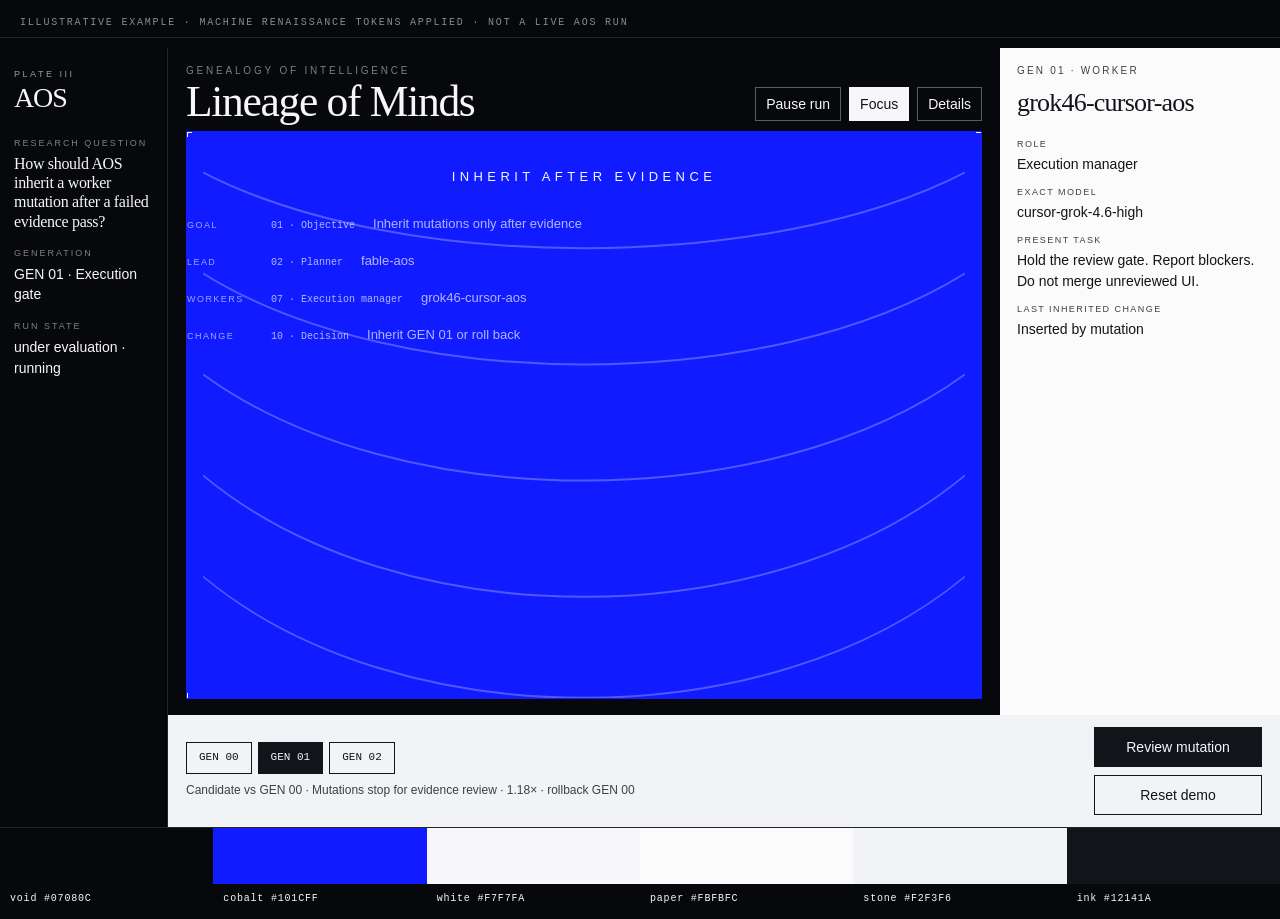
<file: AOS-inspiration0-design/example.html>
<!doctype html>
<html lang="en">
<head>
  <meta charset="utf-8" />
  <meta name="viewport" content="width=device-width, initial-scale=1" />
  <meta name="theme-color" content="#101CFF" />
  <title>Machine Renaissance — HTML example</title>
  <style>
    :root {
      --void: #07080c;
      --cobalt: #101cff;
      --cobalt-deep: #0008c4;
      --white: #f7f7fa;
      --stone: #f2f3f6;
      --paper: #fbfbfc;
      --ink: #12141a;
      --quiet: #3c4048;
      --rule: #d4d6db;
      --ok: #1b5c3a;
      --warn: #8a4a16;
      --display: Palatino, "Palatino Linotype", "Iowan Old Style", "Book Antiqua", "Times New Roman", serif;
      --sans: "Avenir Next", Avenir, "Helvetica Neue", Helvetica, Arial, sans-serif;
      --mono: ui-monospace, "SFMono-Regular", Menlo, Consolas, monospace;
    }
    * { box-sizing: border-box; }
    html, body { margin: 0; background: var(--void); color: var(--white); }
    body {
      font-family: var(--sans);
      font-size: 14px;
      line-height: 1.45;
      min-height: 100vh;
    }
    button { appearance: none; border-radius: 0; font: inherit; cursor: pointer; }
    .flag {
      padding: 6px 20px;
      border-bottom: 1px solid rgba(247,247,250,.12);
      font-family: var(--mono);
      font-size: 10px;
      letter-spacing: .18em;
      text-transform: uppercase;
      color: rgba(247,247,250,.55);
    }
    .wrap {
      display: grid;
      grid-template-columns: 168px minmax(0, 1fr) 280px;
      grid-template-rows: auto minmax(280px, 1fr) auto auto;
      min-height: calc(100vh - 29px);
    }
    .rail {
      grid-column: 1;
      grid-row: 1 / 4;
      padding: 20px 14px;
      border-right: 1px solid rgba(247,247,250,.12);
    }
    .rail__mark {
      font-size: 9px;
      letter-spacing: .28em;
      text-transform: uppercase;
      opacity: .62;
    }
    .rail__brand {
      font-family: var(--display);
      font-size: 28px;
      line-height: .8;
      letter-spacing: -.04em;
      margin: 6px 0 28px;
    }
    .rail dt {
      font-size: 9px;
      letter-spacing: .22em;
      text-transform: uppercase;
      opacity: .5;
      margin-top: 16px;
    }
    .rail dd { margin: 4px 0 0; }
    .rail .q { font-family: var(--display); font-size: 16px; letter-spacing: -.02em; line-height: 1.2; }

    .head {
      grid-column: 2;
      grid-row: 1;
      display: flex;
      justify-content: space-between;
      align-items: flex-end;
      gap: 16px;
      padding: 16px 18px 10px;
    }
    .kicker {
      font-size: 10px;
      letter-spacing: .28em;
      text-transform: uppercase;
      color: rgba(247,247,250,.5);
    }
    h1 {
      margin: 4px 0 0;
      font-family: var(--display);
      font-size: clamp(28px, 3.4vw, 44px);
      font-weight: 400;
      line-height: .9;
      letter-spacing: -.03em;
    }
    .toolbar { display: flex; gap: 8px; flex-wrap: wrap; }
    .btn-void {
      min-height: 32px;
      padding: 6px 10px;
      background: transparent;
      color: var(--white);
      border: 1px solid rgba(247,247,250,.35);
    }
    .btn-void.is-on { background: var(--white); color: var(--ink); border-color: var(--white); }

    .plate {
      grid-column: 2;
      grid-row: 2;
      position: relative;
      margin: 0 18px 16px;
      min-height: 280px;
      background: var(--cobalt);
      border: 1px solid var(--cobalt);
      overflow: hidden;
    }
    .plate svg { position: absolute; inset: 0; width: 100%; height: 100%; }
    .rib { fill: none; stroke: #f7f7fa; stroke-width: 1; stroke-opacity: .28; }
    .inscribe {
      position: relative;
      z-index: 1;
      margin: 0;
      padding: 36px 16px 0;
      font-size: 13px;
      font-weight: 500;
      letter-spacing: .34em;
      text-transform: uppercase;
      text-align: center;
    }
    .strata {
      position: relative;
      z-index: 1;
      padding: 28px 24px 20px 72px;
      display: grid;
      gap: 18px;
    }
    .row {
      display: grid;
      grid-template-columns: 72px 1fr;
      gap: 12px;
      align-items: baseline;
      margin-left: -72px;
    }
    .row .s {
      font-size: 9px;
      letter-spacing: .16em;
      text-transform: uppercase;
      opacity: .62;
    }
    .mark { font-family: var(--mono); font-size: 10px; opacity: .7; }
    .mark b { font-family: var(--sans); font-weight: 400; font-size: 13px; color: var(--white); }
    .tick { position: absolute; width: 10px; height: 10px; }
    .tick::before, .tick::after { content: ""; position: absolute; background: var(--white); }
    .tick::before { width: 10px; height: 1px; top: 4.5px; }
    .tick::after { width: 1px; height: 10px; left: 4.5px; }
    .tick--tl { top: -5px; left: -5px; }
    .tick--tr { top: -5px; right: -5px; }
    .tick--bl { bottom: -5px; left: -5px; }
    .tick--br { bottom: -5px; right: -5px; }

    .folio {
      grid-column: 3;
      grid-row: 1 / 4;
      background: var(--paper);
      color: var(--ink);
      padding: 16px;
      border-left: 1px solid rgba(247,247,250,.12);
    }
    .folio .role {
      font-size: 10px;
      letter-spacing: .22em;
      text-transform: uppercase;
      color: var(--quiet);
    }
    .folio h2 {
      margin: 6px 0 16px;
      font-family: var(--display);
      font-size: 26px;
      font-weight: 400;
      letter-spacing: -.03em;
    }
    .folio dt {
      font-size: 9px;
      letter-spacing: .16em;
      text-transform: uppercase;
      color: var(--quiet);
      margin-top: 12px;
    }
    .folio dd { margin: 3px 0 0; }

    .ledger {
      grid-column: 2 / 4;
      grid-row: 3;
      display: flex;
      justify-content: space-between;
      align-items: center;
      gap: 16px;
      padding: 12px 18px;
      background: var(--stone);
      color: var(--ink);
    }
    .gens { display: flex; gap: 6px; }
    .gens button {
      min-height: 32px;
      padding: 6px 12px;
      border: 1px solid var(--ink);
      background: transparent;
      color: var(--ink);
      font-family: var(--mono);
      font-size: 11px;
    }
    .gens button[aria-current="true"] { background: var(--ink); color: var(--stone); }
    .ledger p { margin: 8px 0 0; font-size: 12px; color: var(--quiet); }
    .acts { display: grid; gap: 8px; min-width: 168px; }
    .btn-ink {
      min-height: 40px;
      padding: 8px 12px;
      background: var(--ink);
      color: var(--white);
      border: 1px solid var(--ink);
    }
    .btn-quiet {
      min-height: 40px;
      padding: 8px 12px;
      background: transparent;
      color: var(--ink);
      border: 1px solid var(--ink);
    }

    .swatches {
      grid-column: 1 / 4;
      grid-row: 4;
      display: grid;
      grid-template-columns: repeat(6, 1fr);
      border-top: 1px solid rgba(247,247,250,.12);
    }
    .swatches i {
      display: block;
      min-height: 56px;
    }
    .swatches span {
      display: block;
      padding: 8px 10px 12px;
      font-family: var(--mono);
      font-size: 10px;
      letter-spacing: .08em;
      background: var(--void);
    }

    @media (max-width: 900px) {
      .wrap { display: flex; flex-direction: column; }
      .folio { border-left: 0; border-top: 1px solid var(--rule); }
      .swatches { grid-template-columns: repeat(3, 1fr); }
    }
  </style>
</head>
<body>
  <p class="flag">Illustrative example · Machine Renaissance tokens applied · not a live AOS run</p>

  <div class="wrap">
    <aside class="rail">
      <div class="rail__mark">Plate III</div>
      <div class="rail__brand">AOS</div>
      <dl>
        <dt>Research question</dt>
        <dd class="q">How should AOS inherit a worker mutation after a failed evidence pass?</dd>
        <dt>Generation</dt>
        <dd>GEN 01 · Execution gate</dd>
        <dt>Run state</dt>
        <dd>under evaluation · running</dd>
      </dl>
    </aside>

    <header class="head">
      <div>
        <div class="kicker">Genealogy of intelligence</div>
        <h1>Lineage of Minds</h1>
      </div>
      <div class="toolbar">
        <button class="btn-void" type="button">Pause run</button>
        <button class="btn-void is-on" type="button">Focus</button>
        <button class="btn-void" type="button">Details</button>
      </div>
    </header>

    <section class="plate" aria-label="Cobalt field">
      <span class="tick tick--tl"></span>
      <span class="tick tick--tr"></span>
      <span class="tick tick--bl"></span>
      <span class="tick tick--br"></span>
      <svg viewBox="0 0 980 280" preserveAspectRatio="none" aria-hidden="true">
        <path class="rib" d="M 20 20 C 260 70, 720 70, 960 20" />
        <path class="rib" d="M 20 70 C 260 130, 720 130, 960 70" />
        <path class="rib" d="M 20 120 C 260 190, 720 190, 960 120" />
        <path class="rib" d="M 20 170 C 260 250, 720 250, 960 170" />
        <path class="rib" d="M 20 220 C 260 300, 720 300, 960 220" />
      </svg>
      <p class="inscribe">Inherit after evidence</p>
      <div class="strata">
        <div class="row"><span class="s">Goal</span><span class="mark">01 · Objective &nbsp; <b>Inherit mutations only after evidence</b></span></div>
        <div class="row"><span class="s">Lead</span><span class="mark">02 · Planner &nbsp; <b>fable-aos</b></span></div>
        <div class="row"><span class="s">Workers</span><span class="mark">07 · Execution manager &nbsp; <b>grok46-cursor-aos</b></span></div>
        <div class="row"><span class="s">Change</span><span class="mark">10 · Decision &nbsp; <b>Inherit GEN 01 or roll back</b></span></div>
      </div>
    </section>

    <aside class="folio">
      <div class="role">GEN 01 · worker</div>
      <h2>grok46-cursor-aos</h2>
      <dl>
        <dt>Role</dt>
        <dd>Execution manager</dd>
        <dt>Exact model</dt>
        <dd>cursor-grok-4.6-high</dd>
        <dt>Present task</dt>
        <dd>Hold the review gate. Report blockers. Do not merge unreviewed UI.</dd>
        <dt>Last inherited change</dt>
        <dd>Inserted by mutation</dd>
      </dl>
    </aside>

    <footer class="ledger">
      <div>
        <div class="gens">
          <button type="button">GEN 00</button>
          <button type="button" aria-current="true">GEN 01</button>
          <button type="button">GEN 02</button>
        </div>
        <p>Candidate vs GEN 00 · Mutations stop for evidence review · 1.18× · rollback GEN 00</p>
      </div>
      <div class="acts">
        <button class="btn-ink" type="button">Review mutation</button>
        <button class="btn-quiet" type="button">Reset demo</button>
      </div>
    </footer>

    <div class="swatches" aria-label="Palette">
      <div><i style="background:#07080C"></i><span>void #07080C</span></div>
      <div><i style="background:#101CFF"></i><span>cobalt #101CFF</span></div>
      <div><i style="background:#F7F7FA"></i><span>white #F7F7FA</span></div>
      <div><i style="background:#FBFBFC"></i><span>paper #FBFBFC</span></div>
      <div><i style="background:#F2F3F6"></i><span>stone #F2F3F6</span></div>
      <div><i style="background:#12141A"></i><span>ink #12141A</span></div>
    </div>
  </div>
</body>
</html>
</file>
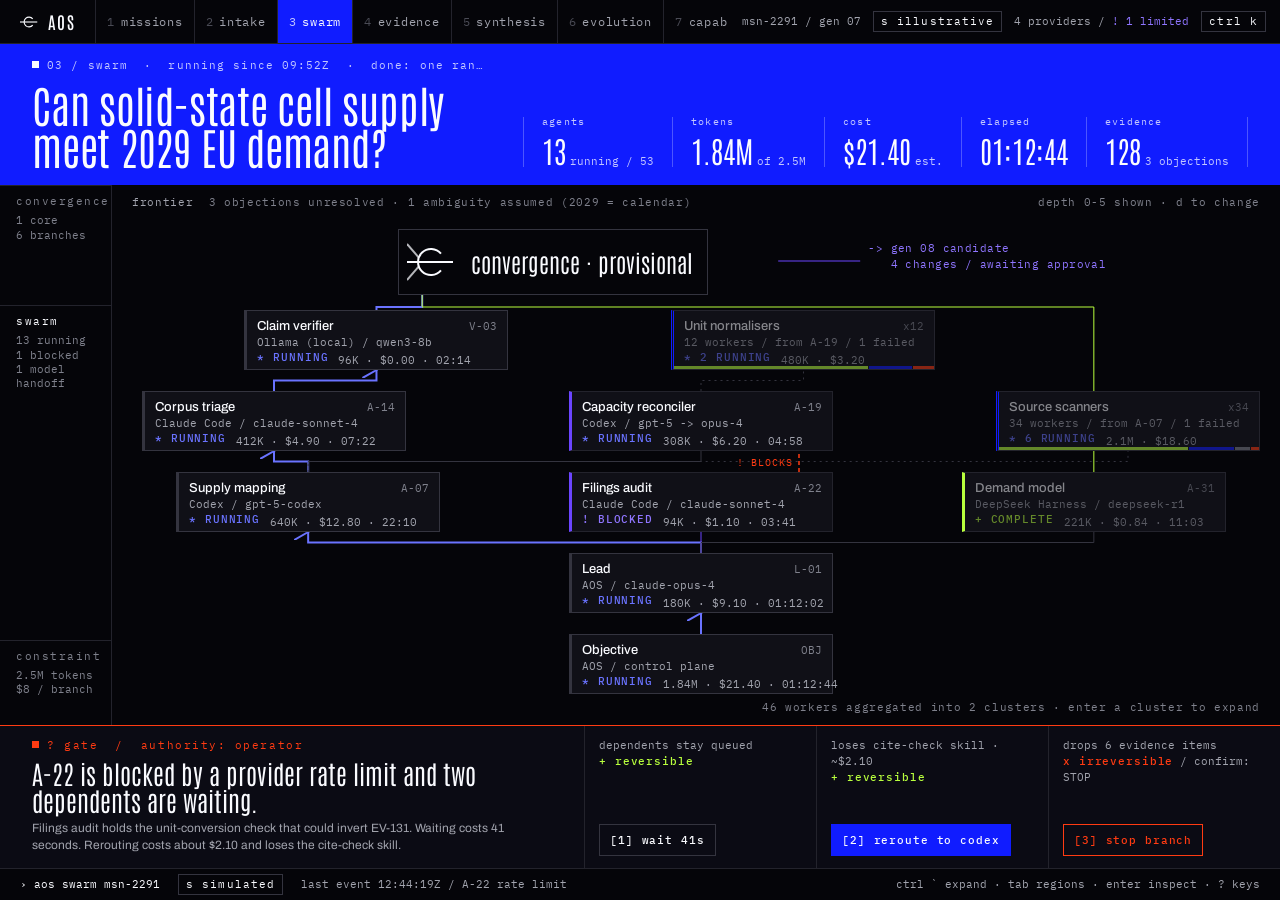
<file: design/acceleration-chamber-0/swarm.html>
<!doctype html>
<html lang="en">
<head>
<meta charset="utf-8">
<meta name="viewport" content="width=device-width, initial-scale=1">
<title>AOS swarm composition</title>
<!--
  Design composition for #/swarm: the Acceleration Chamber package combined with the
  Accelerate tokens, voice and fonts. Static, deterministic, illustrative state only.
  Open swarm.html (nothing selected) or swarm.html#A-22 (inspector open).
  Below 760px the same page becomes the mobile composition.
-->
<style>
@font-face{font-family:"Antonio";font-weight:300 500;font-display:swap;src:url(fonts/antonio.woff2) format("woff2")}
@font-face{font-family:"Archivo";font-weight:400 600;font-display:swap;src:url(fonts/archivo.woff2) format("woff2")}
@font-face{font-family:"IBM Plex Mono";font-weight:400;font-display:swap;src:url(fonts/ibm-plex-mono-400.woff2) format("woff2")}
@font-face{font-family:"IBM Plex Mono";font-weight:500;font-display:swap;src:url(fonts/ibm-plex-mono-500.woff2) format("woff2")}

:root{
  /* core ten, unchanged from DESIGN.md */
  --cobalt:#101CFF; --void:#050509; --uv:#6B45FF; --ion:#B8FF3D; --verm:#FF3B12;
  --mineral:#F4F4F0; --cold:#FAFBFF; --graphite:#15151B; --metal:#7F818C; --rule:#CFD0D6;
  /* derived steps already in the package */
  --void-raise:#0B0B14; --void-plate:#101017; --edge:#23232C; --edge-strong:#34343F;
  --metal-dim:#4A4B55; --text-2:#A2A4AE; --on-cobalt-2:#C3C7FF; --edge-on-cobalt:#4C56FF;
  /* proposed in HANDOFF.md section 4: text-safe signal steps on void (>= 4.5:1) */
  --cobalt-text:#6A73FF; --uv-text:#8F75FF;
  /* type: Accelerate's self-hosted families fill the package's three roles */
  --f-display:"Antonio","Archivo Narrow","Arial Narrow",sans-serif;
  --f-ui:"Archivo","Helvetica Neue",Arial,sans-serif;
  --f-mono:"IBM Plex Mono",ui-monospace,"SFMono-Regular",Consolas,monospace;
  --rail-h:44px; --cli-h:32px; --insp-w:380px; --gate-h:104px;
  --track:0.14em;
  color-scheme:dark;
}
*{box-sizing:border-box;margin:0;padding:0}
html,body{height:100%}
body{background:var(--void);color:var(--cold);font:400 14px/1.45 var(--f-ui);-webkit-font-smoothing:antialiased;overflow:hidden}
.mono{font-family:var(--f-mono);font-variant-numeric:tabular-nums}
.lab{font:400 11px/1 var(--f-mono);letter-spacing:var(--track);color:var(--metal)}
.sq{display:inline-block;width:7px;height:7px;background:currentColor;vertical-align:1px;margin-right:8px}
button{font:inherit;color:inherit;background:none;border:0;cursor:pointer}
:focus-visible{outline:1px solid var(--cold);outline-offset:2px}

/* state vocabulary: marker + word, never colour alone */
.st{font:500 11px/1 var(--f-mono);letter-spacing:0.08em;white-space:nowrap}
.st.running{color:var(--cobalt-text)} .st.waiting{color:var(--metal)}
.st.blocked{color:var(--uv-text)} .st.failed,.st.conflict{color:var(--verm)}
.st.complete,.st.verified{color:var(--ion)}

/* ---------- shell ---------- */
.app{display:grid;grid-template-columns:minmax(0,1fr);grid-template-rows:var(--rail-h) auto 1fr auto var(--cli-h);height:100vh;width:100vw}
.rail{display:flex;align-items:stretch;border-bottom:1px solid var(--edge);background:var(--void)}
.lock{display:flex;align-items:center;gap:10px;padding:0 20px;border-right:1px solid var(--edge);font:500 17px/1 var(--f-display);letter-spacing:0.08em}
.routes{display:flex;flex:1;min-width:0;overflow:hidden}
.routes a{display:flex;align-items:center;gap:6px;padding:0 11px;color:var(--text-2);text-decoration:none;font:400 12px/1 var(--f-mono);letter-spacing:0.06em;border-right:1px solid var(--edge);white-space:nowrap}
.routes a b{font-weight:400;color:var(--metal-dim)}
.routes a[aria-current]{background:var(--cobalt);color:var(--cold)}
.routes a[aria-current] b{color:var(--on-cobalt-2)}
.rail-r{display:flex;align-items:center;gap:12px;padding:0 14px;flex:none;font:400 11px/1 var(--f-mono);color:var(--text-2);white-space:nowrap}
.tag{border:1px solid var(--edge-strong);padding:4px 7px;letter-spacing:0.1em;color:var(--cold)}
.dot-lim{color:var(--uv-text)}

/* the committed field: objective band is cobalt while the mission runs */
.objective{background:var(--cobalt);color:var(--cold);display:grid;grid-template-columns:minmax(0,1fr) auto;align-items:end;gap:32px;padding:16px 32px 18px}
.eyebrow{font:400 11px/1 var(--f-mono);letter-spacing:0.1em;color:var(--on-cobalt-2);margin-bottom:12px;white-space:nowrap;overflow:hidden;text-overflow:ellipsis}
.eyebrow .sq{color:var(--cold)}
.objective h1{font:300 44px/0.96 var(--f-display);letter-spacing:-0.005em;max-width:26ch}
.readouts{display:grid;grid-template-columns:repeat(5,auto);gap:0;border-left:1px solid var(--edge-on-cobalt)}
.readouts div{padding:0 18px;border-right:1px solid var(--edge-on-cobalt)}
.readouts dt{font:400 10px/1 var(--f-mono);letter-spacing:0.12em;color:var(--on-cobalt-2);margin-bottom:8px}
.readouts dd{font:300 30px/1 var(--f-display);letter-spacing:0;white-space:nowrap}
.readouts dd small{font:400 11px/1 var(--f-mono);color:var(--on-cobalt-2);margin-left:4px}

/* ---------- field + inspector ---------- */
.body{display:grid;grid-template-columns:minmax(0,1fr);min-height:0;position:relative}
.has-sel .body{grid-template-columns:minmax(0,1fr) var(--insp-w)}
.field{position:relative;min-height:0;overflow:hidden;background:
  linear-gradient(var(--void),var(--void)) padding-box;}
.ladder{position:absolute;left:0;top:0;bottom:0;width:112px;border-right:1px solid var(--edge);z-index:1;background:var(--void)}
.ladder div{position:absolute;left:0;right:0;padding:0 16px;border-top:1px solid var(--edge)}
.ladder div span{display:block;margin-top:10px}
.ladder .now{color:var(--cold)}
.ladder div em{display:block;font:400 11px/1.3 var(--f-mono);font-style:normal;color:var(--metal);margin-top:6px;letter-spacing:0}
svg.traces{position:absolute;inset:0;width:100%;height:100%;overflow:visible}
.plate{position:absolute;width:264px;height:60px;background:var(--void-plate);border:1px solid var(--edge);border-left:3px solid var(--sc,var(--metal));padding:6px 10px 0 10px;text-align:left;transition:opacity 140ms cubic-bezier(.2,0,0,1)}
.plate .r1{display:flex;justify-content:space-between;gap:8px;font:500 13px/1.2 var(--f-ui)}
.plate .r1 i{font:400 11px/1.3 var(--f-mono);font-style:normal;color:var(--metal)}
.plate .r2{font:400 11px/1.6 var(--f-mono);color:var(--text-2);white-space:nowrap;overflow:hidden;text-overflow:ellipsis}
.plate .r3{display:flex;gap:10px;font:400 11px/1.5 var(--f-mono);color:var(--text-2);white-space:nowrap}
.plate.off>*{opacity:.5}
.plate.path{border-color:var(--edge-strong)}
.plate[aria-pressed="true"]{background:var(--cobalt);border-color:var(--cold);opacity:1}
.plate[aria-pressed="true"] .r1 i,.plate[aria-pressed="true"] .r2,.plate[aria-pressed="true"] .r3{color:var(--on-cobalt-2)}
.plate[aria-pressed="true"] .st{color:var(--cold)}
.plate:hover{border-color:var(--edge-strong)}
.plate.cluster{border-left-style:double;border-left-width:3px}
.dist{position:absolute;left:0;right:0;bottom:0;display:flex;height:3px;gap:1px}
.dist span{display:block;height:3px}
.core{position:absolute;display:flex;align-items:center;gap:16px;padding:8px 14px 8px 8px;background:var(--void);border:1px solid var(--edge-strong);text-align:left}
.core .t{font:300 24px/1 var(--f-display)}
.core .m{font:400 11px/1.5 var(--f-mono);color:var(--text-2);margin-top:5px}
.exit{position:absolute;font:400 11px/1.4 var(--f-mono);color:var(--uv-text);letter-spacing:0.04em}
.caption{position:absolute;right:20px;bottom:12px;font:400 11px/1 var(--f-mono);color:var(--metal);letter-spacing:0.06em}
.frontier{position:absolute;left:132px;right:20px;top:12px;display:flex;justify-content:space-between;font:400 11px/1 var(--f-mono);color:var(--metal);letter-spacing:0.06em}
.frontier b{font-weight:400;color:var(--text-2)}

.insp{display:none;border-left:1px solid var(--edge-strong);background:var(--void-raise);overflow:auto;padding:22px 24px 24px}
.has-sel .insp{display:block}
.insp .eb{display:flex;justify-content:space-between;align-items:center}
.insp h2{font:300 38px/0.98 var(--f-display);margin:14px 0 10px}
.insp .why{font:400 13px/1.45 var(--f-ui);color:var(--text-2);margin:10px 0 18px;max-width:40ch}
.facts{display:grid;grid-template-columns:96px 1fr;row-gap:7px;font:400 12px/1.35 var(--f-mono)}
.facts dt{color:var(--metal);letter-spacing:0.04em}
.facts dd{color:var(--cold)}
.facts dd small{color:var(--text-2);font-size:11px}
.sec{margin-top:20px;padding-top:12px;border-top:1px solid var(--edge)}
.ev{border:1px solid var(--edge);border-left:3px solid var(--verm);padding:9px 10px;margin-top:10px}
.ev p{font:400 13px/1.4 var(--f-ui);margin:6px 0}
.ev .mono{font-size:11px;color:var(--text-2)}
.x{font:400 11px/1 var(--f-mono);color:var(--metal);border:1px solid var(--edge-strong);padding:5px 7px}
.btnrow{display:flex;gap:8px;margin-top:16px}
.btn{height:32px;padding:0 12px;border:1px solid var(--edge-strong);font:500 11px/1 var(--f-mono);letter-spacing:0.08em;color:var(--cold)}

/* ---------- gate strip: only while a gate is open ---------- */
.gate{display:grid;grid-template-columns:minmax(0,1fr) repeat(3,232px);border-top:1px solid var(--verm);background:var(--void-raise);min-height:var(--gate-h)}
.gate .q{padding:14px 32px 14px 32px}
.gate .q .lab{color:var(--verm)}
.gate h3{font:300 26px/1.05 var(--f-display);margin:9px 0 6px;letter-spacing:0}
.gate .q p{font:400 12px/1.4 var(--f-ui);color:var(--text-2);max-width:70ch}
.opt{border-left:1px solid var(--edge);padding:12px 14px;display:flex;flex-direction:column;justify-content:space-between;text-align:left}
.opt .c{font:400 11px/1.45 var(--f-mono);color:var(--text-2)}
.opt .c b{font-weight:500;letter-spacing:0.08em}
.opt .go{height:32px;display:flex;align-items:center;justify-content:space-between;padding:0 10px;border:1px solid var(--edge-strong);font:500 11px/1 var(--f-mono);letter-spacing:0.08em;margin-top:10px}
.opt.primary .go{background:var(--cobalt);border-color:var(--cobalt)}
.opt.danger .go{border-color:var(--verm);color:var(--verm)}
.rev{color:var(--ion)} .irr{color:var(--verm)}

.cli{display:flex;align-items:center;gap:18px;padding:0 20px;border-top:1px solid var(--edge);font:400 11px/1 var(--f-mono);color:var(--text-2);white-space:nowrap;overflow:hidden}
.cli .p{color:var(--cold)}
.cli .sp{flex:1}

/* ---------- mobile: ordered stages, never a shrunken graph ---------- */
.m{display:none}
@media (max-width:1199px){
  .rail-r>span:nth-child(3){display:none}
  .gate{grid-template-columns:minmax(0,1fr) repeat(3,176px)}
  .gate .q p{display:none}
  .readouts div:nth-child(5){display:none}
  .objective h1{font-size:38px}
}
@media (max-width:759px){
  body{overflow:auto}
  .app{display:none}
  .m{display:block;min-height:100vh;padding-bottom:calc(var(--cli-h) + 168px)}
  .mrail{display:flex;align-items:center;justify-content:space-between;height:48px;padding:0 16px;border-bottom:1px solid var(--edge)}
  .mrail .lock{border:0;padding:0}
  .mrail .lock span{font:400 11px/1 var(--f-mono);letter-spacing:0.1em;color:var(--text-2);margin-left:6px}
  .mobj{background:var(--cobalt);padding:16px 16px 18px}
  .mobj h1{font:300 36px/0.98 var(--f-display);margin-bottom:16px}
  .mro{display:grid;grid-template-columns:1fr 1fr;gap:12px 16px}
  .mro dt{font:400 10px/1 var(--f-mono);letter-spacing:0.12em;color:var(--on-cobalt-2);margin-bottom:5px}
  .mro dd{font:300 24px/1 var(--f-display)}
  .mro dd small{font:400 11px/1 var(--f-mono);color:var(--on-cobalt-2);margin-left:3px}
  .stage{border-bottom:1px solid var(--edge)}
  .stage>button{display:grid;grid-template-columns:28px 1fr auto;align-items:baseline;width:100%;padding:14px 16px;text-align:left;min-height:48px}
  .stage>button .n{font:400 11px/1 var(--f-mono);color:var(--metal)}
  .stage>button .t{font:500 14px/1.2 var(--f-ui)}
  .stage>button .s{font:400 11px/1.4 var(--f-mono);color:var(--text-2);display:block;margin-top:3px}
  .stage>button .x2{font:400 13px/1 var(--f-mono);color:var(--metal)}
  .stage.open>button .t{color:var(--cold)}
  .row{display:grid;cursor:pointer;grid-template-columns:minmax(0,1fr) auto;align-items:baseline;gap:2px 10px;padding:9px 16px 9px calc(16px + var(--d,0)*14px);border-top:1px solid var(--edge);border-left:3px solid var(--sc,transparent);min-height:52px;width:100%;text-align:left}
  .row .t{font:500 13px/1.25 var(--f-ui)}
  .row .t i{font:400 11px/1 var(--f-mono);font-style:normal;color:var(--metal);margin-left:6px}
  .row .s2{grid-column:1/-1;min-width:0;font:400 11px/1.4 var(--f-mono);color:var(--text-2);white-space:nowrap;overflow:hidden;text-overflow:ellipsis}
  .row.sel{background:var(--cobalt)}
  .row.sel .s2,.row.sel .t i{color:var(--on-cobalt-2)} .row.sel .st{color:var(--cold)}
  .mgate{position:fixed;left:0;right:0;bottom:var(--cli-h);background:var(--void-raise);border-top:1px solid var(--verm);padding:12px 16px}
  .mgate h3{font:300 22px/1.05 var(--f-display);margin:7px 0 10px}
  .mgate .opts{display:grid;grid-template-columns:1fr 1fr;gap:8px}
  .mgate .go{height:44px;display:flex;align-items:center;justify-content:center;border:1px solid var(--edge-strong);font:500 11px/1 var(--f-mono);letter-spacing:0.08em}
  .mgate .go.primary{background:var(--cobalt);border-color:var(--cobalt)}
  .mgate .more{font:400 11px/1 var(--f-mono);color:var(--text-2);margin-top:9px}
  .mcli{position:fixed;left:0;right:0;bottom:0;height:var(--cli-h);display:flex;align-items:center;gap:12px;padding:0 16px;border-top:1px solid var(--edge);background:var(--void);font:400 11px/1 var(--f-mono);color:var(--text-2);white-space:nowrap;overflow:hidden}
  .scrim{display:none;position:fixed;inset:0;background:rgba(5,5,9,.72)}
  .sheet{display:none;position:fixed;left:0;right:0;bottom:0;max-height:78vh;overflow:auto;background:var(--void-raise);border-top:1px solid var(--edge-strong);padding:16px 16px 24px}
  .has-sel .scrim,.has-sel .sheet{display:block}
  .sheet h2{font:300 34px/1 var(--f-display);margin:12px 0 8px}
  .sheet .facts{grid-template-columns:92px 1fr}
}
@media (prefers-reduced-motion:reduce){*{transition:none!important;animation:none!important}}
</style>
</head>
<body>

<!-- ======================= desktop / tablet ======================= -->
<div class="app" id="app">
  <header class="rail">
    <div class="lock"><svg width="18" height="18" viewBox="0 0 24 24" fill="none" stroke="currentColor" stroke-width="1.5" aria-hidden="true"><path d="M16.98 16.18A6.5 6.5 0 1 1 16.98 7.82"/><path d="M0 12 23 12"/></svg>AOS</div>
    <nav class="routes" aria-label="routes">
      <a href="#"><b>1</b>missions</a><a href="#"><b>2</b>intake</a><a href="#" aria-current="page"><b>3</b>swarm</a><a href="#"><b>4</b>evidence</a><a href="#"><b>5</b>synthesis</a><a href="#"><b>6</b>evolution</a><a href="#"><b>7</b>capabilities</a><a href="#"><b>8</b>memory</a>
    </nav>
    <div class="rail-r">
      <span>msn-2291 / gen 07</span>
      <span class="tag">s illustrative</span>
      <span>4 providers / <span class="dot-lim">! 1 limited</span></span>
      <span class="tag">ctrl k</span>
    </div>
  </header>

  <section class="objective" aria-label="objective">
    <div>
      <div class="eyebrow"><span class="sq"></span>03 / swarm &nbsp;&middot;&nbsp; running since 09:52Z &nbsp;&middot;&nbsp; done: one ranked conclusion with cost bounds</div>
      <h1>Can solid-state cell supply meet 2029 EU demand?</h1>
    </div>
    <dl class="readouts">
      <div><dt>agents</dt><dd>13<small>running / 53</small></dd></div>
      <div><dt>tokens</dt><dd>1.84M<small>of 2.5M</small></dd></div>
      <div><dt>cost</dt><dd>$21.40<small>est.</small></dd></div>
      <div><dt>elapsed</dt><dd>01:12:44</dd></div>
      <div><dt>evidence</dt><dd>128<small>3 objections</small></dd></div>
    </dl>
  </section>

  <div class="body">
    <main class="field" id="field" aria-label="acceleration field">
      <div class="ladder" id="ladder" aria-hidden="true"></div>
      <div class="frontier"><span><b>frontier</b> &nbsp;3 objections unresolved &middot; 1 ambiguity assumed (2029 = calendar)</span><span>depth 0-5 shown &middot; d to change</span></div>
      <svg class="traces" id="traces" aria-hidden="true"></svg>
      <div id="nodes"></div>
      <div class="caption" id="caption"></div>
    </main>
    <aside class="insp" id="insp" aria-label="inspector"></aside>
  </div>

  <section class="gate" aria-label="decision gate">
    <div class="q">
      <div class="lab"><span class="sq"></span>? gate &nbsp;/&nbsp; authority: operator</div>
      <h3>A-22 is blocked by a provider rate limit and two dependents are waiting.</h3>
      <p>Filings audit holds the unit-conversion check that could invert EV-131. Waiting costs 41 seconds. Rerouting costs about $2.10 and loses the cite-check skill.</p>
    </div>
    <button class="opt"><span class="c">dependents stay queued<br><b class="rev">+ reversible</b></span><span class="go">[1] wait 41s</span></button>
    <button class="opt primary"><span class="c">loses cite-check skill &middot; ~$2.10<br><b class="rev">+ reversible</b></span><span class="go">[2] reroute to codex</span></button>
    <button class="opt danger"><span class="c">drops 6 evidence items<br><b class="irr">x irreversible</b> / confirm: STOP</span><span class="go">[3] stop branch</span></button>
  </section>

  <footer class="cli">
    <span class="p">&rsaquo; aos swarm msn-2291</span>
    <span class="tag">s simulated</span>
    <span>last event 12:44:19Z / A-22 rate limit</span>
    <span class="sp"></span>
    <span>ctrl ` expand &middot; tab regions &middot; enter inspect &middot; ? keys</span>
  </footer>
</div>

<!-- ======================= mobile (<760px) ======================= -->
<div class="m" id="m">
  <header class="mrail">
    <div class="lock"><svg width="18" height="18" viewBox="0 0 24 24" fill="none" stroke="currentColor" stroke-width="1.5" aria-hidden="true"><path d="M16.98 16.18A6.5 6.5 0 1 1 16.98 7.82"/><path d="M0 12 23 12"/></svg>AOS<span>swarm</span></div>
    <span class="tag" style="font:400 11px/1 var(--f-mono)">s illustrative</span>
  </header>
  <section class="mobj">
    <div class="eyebrow"><span class="sq"></span>msn-2291 / gen 07 / running</div>
    <h1>Can solid-state cell supply meet 2029 EU demand?</h1>
    <dl class="mro">
      <div><dt>agents</dt><dd>13<small>running / 53</small></dd></div>
      <div><dt>tokens</dt><dd>1.84M<small>of 2.5M</small></dd></div>
      <div><dt>cost</dt><dd>$21.40<small>est.</small></dd></div>
      <div><dt>elapsed</dt><dd>01:12:44</dd></div>
    </dl>
  </section>
  <div id="stages"></div>
  <section class="mgate" aria-label="decision gate">
    <div class="lab" style="color:var(--verm)"><span class="sq"></span>? gate / operator</div>
    <h3>A-22 is blocked by a rate limit; 2 dependents wait.</h3>
    <div class="opts"><button class="go">[1] wait 41s</button><button class="go primary">[2] reroute</button></div>
    <div class="more">both reversible &middot; [3] stop branch under more</div>
  </section>
  <footer class="mcli"><span style="color:var(--cold)">&rsaquo; aos swarm</span><span class="tag">s simulated</span><span>12:44:19Z / A-22</span></footer>
  <div class="scrim" id="scrim"></div>
  <aside class="sheet" id="sheet" aria-label="inspector"></aside>
</div>

<script>
/* Deterministic illustrative state: mission MSN-2291 from the authored kit (data.js),
   with the agent count corrected so named agents + clusters add up (see HANDOFF.md 3.4). */
const A = [
  {id:"OBJ", role:"Objective", parent:null, depth:0, lane:.5, harness:"AOS", model:"control plane", state:"running", tok:"1.84M", cost:"$21.40", el:"01:12:44", path:1},
  {id:"L-01", role:"Lead", parent:"OBJ", depth:1, lane:.5, harness:"AOS", model:"claude-opus-4", state:"running", tok:"180K", cost:"$9.10", el:"01:12:02", path:1, reasoning:"high", ctx:"62% of 200K", ws:"ws/lead", skills:"decompose, budget-guard", mcp:"filings-index", ev:4},
  {id:"A-07", role:"Supply mapping", parent:"L-01", depth:2, lane:.04, harness:"Codex", model:"gpt-5-codex", state:"running", tok:"640K", cost:"$12.80", el:"22:10", path:1, reasoning:"medium", ctx:"41% of 400K", ws:"ws/a-07", skills:"table-extract", mcp:"filings-index, eur-lex", ev:38},
  {id:"A-22", role:"Filings audit", parent:"L-01", depth:2, lane:.5, harness:"Claude Code", model:"claude-sonnet-4", state:"blocked", why:"rate limit / anthropic / retry 41s", tok:"94K", cost:"$1.10", el:"03:41", reasoning:"high", ctx:"18% of 200K", ws:"ws/a-22", skills:"cite-check", mcp:"filings-index", ev:6, deps:"A-19, CORE waiting"},
  {id:"A-31", role:"Demand model", parent:"L-01", depth:2, lane:.96, harness:"DeepSeek Harness", model:"deepseek-r1", state:"complete", tok:"221K", cost:"$0.84", el:"11:03", reasoning:"high", ctx:"34% of 128K", ws:"ws/a-31", skills:"forecast-audit", mcp:"none", ev:14},
  {id:"A-14", role:"Corpus triage", parent:"A-07", depth:3, lane:0, harness:"Claude Code", model:"claude-sonnet-4", state:"running", tok:"412K", cost:"$4.90", el:"07:22", path:1, reasoning:"medium", ctx:"77% of 200K", ws:"ws/a-14", skills:"dedupe, table-extract", mcp:"filings-index", ev:22},
  {id:"A-19", role:"Capacity reconciler", parent:"A-07", depth:3, lane:.5, harness:"Codex", model:"gpt-5 -> opus-4", state:"running", handoff:1, tok:"308K", cost:"$6.20", el:"04:58", reasoning:"high", ctx:"handoff at 182K", ws:"ws/a-19", skills:"unit-normalise", mcp:"filings-index", ev:9},
  {id:"CL-1", role:"Source scanners", parent:"A-07", depth:3, lane:1, cluster:34, dist:{complete:25,running:6,waiting:2,failed:1}, tok:"2.1M", cost:"$18.60", state:"running"},
  {id:"V-03", role:"Claim verifier", parent:"L-01", via:"A-14", depth:4, lane:.12, harness:"Ollama (local)", model:"qwen3-8b", state:"running", tok:"96K", cost:"$0.00", el:"02:14", path:1, reasoning:"low", ctx:"22% of 32K", ws:"ws/v-03", skills:"verify-claim", mcp:"none", ev:31},
  {id:"CL-2", role:"Unit normalisers", parent:"A-19", depth:4, lane:.62, cluster:12, dist:{complete:9,running:2,failed:1}, tok:"480K", cost:"$3.20", state:"running"},
];
const MARK = {running:"* RUNNING", waiting:". WAITING", blocked:"! BLOCKED", failed:"x FAILED", complete:"+ COMPLETE", verified:"+ VERIFIED", conflict:"! CONFLICT"};
const SC = {handoff:"var(--uv)", running:"var(--cobalt)", waiting:"var(--metal)", blocked:"var(--uv)", failed:"var(--verm)", complete:"var(--ion)"};
const by = Object.fromEntries(A.map(a => [a.id, a]));
const sel = () => decodeURIComponent(location.hash.slice(1)) || null;

/* ---- desktop field ---- */
const field = document.getElementById("field"), nodes = document.getElementById("nodes"), svg = document.getElementById("traces");
const LEFT = 132, TOP = 40, CORE_H = 64;
function layout(){
  const s = sel(); document.body.classList.toggle("has-sel", !!(s && by[s]));
  const W = field.clientWidth, H = field.clientHeight;
  const PW = 264, PH = 60, usable = W - LEFT - 30 - PW, rowH = (H - TOP - CORE_H - 30) / 5;
  const compact = innerWidth < 1200; // 760-1200 rule: keep the causal path, fold aggregates and quiet branches
  const shown = A.filter(a => !compact || a.path || a.state === "blocked" || a.handoff);
  const lane = a => compact ? (a.path ? (a.depth % 2 ? .12 : 0) : 1) : a.lane;
  const pos = {};
  // objective sits on the floor, delegation rises above it (constraint below, frontier above)
  A.forEach(a => { pos[a.id] = {x: LEFT + 10 + lane(a) * usable, y: H - PH - 30 - a.depth * rowH}; });
  const core = compact ? {x: W - 400, y: TOP + 4} : {x: LEFT + 10 + .30 * usable, y: TOP + 4};
  if (compact) { // the causal path becomes a spine; the blocked branch sits beside it under the core
    A.filter(a => a.path).forEach(a => pos[a.id].y = H - PH - 26 - a.depth * (PH + 8));
    pos["A-19"] = {x: W - PW - 24, y: TOP + 64 + 40};
    pos["A-22"] = {x: W - PW - 24, y: TOP + 64 + 40 + PH + 44};
  }
  // ladder: three named bands, labelled horizontally
  const lad = document.getElementById("ladder");
  lad.innerHTML = `<div style="top:0;height:${TOP+CORE_H+16}px"><span class="lab">convergence</span><em>1 core<br>6 branches</em></div>`+
    `<div style="top:${TOP+CORE_H+16}px;height:${H-TOP-CORE_H-16-rowH-4}px"><span class="lab now">swarm</span><em>13 running<br>1 blocked<br>1 model handoff</em></div>`+
    `<div style="bottom:0;height:${rowH+4}px"><span class="lab">constraint</span><em>2.5M tokens<br>$8 / branch</em></div>`;
  // plates
  const s2 = s && by[s] ? s : null;
  nodes.innerHTML = shown.map(a => {
    const p = pos[a.id], on = a.path || a.id === s2 || a.handoff, cls = ["plate", a.cluster?"cluster":"", a.path?"path":"", (!on && a.state!=="blocked")?"off":""].join(" ");
    const r2 = a.cluster ? `${a.cluster} workers / from ${a.parent} / ${a.dist.failed} failed` : `${a.harness} / ${a.model}`;
    const dist = a.dist ? `<div class="dist">${Object.entries(a.dist).map(([k,v])=>`<span style="flex:${v};background:${SC[k]}"></span>`).join("")}</div>` : "";
    const r3 = a.cluster ? `<span class="st running">* ${a.dist.running} RUNNING</span><span>${a.tok} &middot; ${a.cost}</span>` :
      `<span class="st ${a.state}">${MARK[a.state]}</span><span>${a.tok} &middot; ${a.cost} &middot; ${a.el}</span>`;
    return `<button class="${cls}" aria-pressed="${a.id===s2}" data-id="${a.id}" style="left:${p.x}px;top:${p.y}px;--sc:${a.handoff ? SC.handoff : SC[a.state]}">
      <div class="r1"><span>${a.role}</span><i>${a.cluster? "x"+a.cluster : a.id}</i></div><div class="r2">${r2}</div><div class="r3">${r3}</div>${a.cluster? dist : ""}</button>`;
  }).join("") + `<button class="core" data-id="CORE" style="left:${core.x}px;top:${core.y}px">
      <svg width="48" height="48" viewBox="0 0 24 24" fill="none" stroke="var(--cold)" stroke-width="1"><path d="M16.98 16.18A6.5 6.5 0 1 1 16.98 7.82"/><path d="M0 3 5.9 9.8" stroke-opacity=".72"/><path d="M0 21 5.9 14.2" stroke-opacity=".72"/><path d="M0 12 23 12"/></svg>
      <div><div class="t">convergence &middot; provisional</div><div class="m">6 branches &middot; 128 evidence &middot; <span style="color:var(--verm)">3 objections</span><br><span class="st waiting">. WAITING</span> &nbsp;on A-22, A-19</div></div></button>
    <div class="exit" style="left:${core.x+470}px;top:${core.y+12}px;${compact?"display:none":""}">-&gt; gen 08 candidate<br>&nbsp;&nbsp; 4 changes / awaiting approval</div>`;
  // traces: orthogonal, directed upward from parent to child; active path bright, rest quiet
  const c = (id) => { const p = pos[id]; return {x:p.x+PW/2, top:p.y, bot:p.y+PH}; };
  const ids = new Set(shown.map(a => a.id));
  const edges = [["OBJ","L-01",1],["L-01","A-07",1],["L-01","A-22"],["L-01","A-31"],["A-07","A-14",1],["A-07","A-19"],["A-07","CL-1"],["A-14","V-03",1],["A-19","CL-2"]].filter(([f,t]) => ids.has(f) && ids.has(t));
  const ortho = (a,b) => { const m = (a.top + b.bot)/2; return `M${a.x} ${a.top} V${m} H${b.x} V${b.bot}`; };
  let out = `<defs><marker id="ah" viewBox="0 0 8 8" refX="4" refY="7" markerWidth="8" markerHeight="8" orient="auto"><path d="M0 0 4 7 8 0" fill="none" stroke="var(--cobalt-text)"/></marker></defs>`;
  edges.forEach(([f,t,act]) => { const blk = t==="A-22";
    out += `<path d="${ortho(c(f),c(t))}" fill="none" stroke="${act?"var(--cobalt-text)":blk?"var(--uv)":"var(--edge-strong)"}" stroke-width="${act?2:1}" ${act?'marker-end="url(#ah)"':""} ${t.startsWith("CL")?'stroke-dasharray="2 4"':""}/>`; });
  // into the core: verified completion and active path
  const coreIn = (id,col,w) => { const a=c(id); return `<path d="M${a.x} ${a.top} V${core.y+64+14} H${core.x+24} V${core.y+50}" fill="none" stroke="${col}" stroke-width="${w}"/>`; };
  out += coreIn("V-03","var(--cobalt-text)",2) + (ids.has("A-31") ? coreIn("A-31","var(--ion)",1) : "");
  // dependency, not delegation: A-22 blocks A-19 (dashed, vermilion, labelled)
  const a22=c("A-22"), a19=c("A-19"), dx = PW/2 - 34;
  out += `<path d="M${a22.x+dx} ${a22.top} V${a19.bot}" fill="none" stroke="var(--verm)" stroke-width="1.5" stroke-dasharray="4 3"/>
          <text x="${a22.x+dx-6}" text-anchor="end" y="${(a22.top+a19.bot)/2+4}" fill="var(--verm)" font-family="IBM Plex Mono" font-size="10" letter-spacing="1">! BLOCKS</text>`;
  // the aperture's exit: the run leaves as a candidate generation (mutation), never a loop back
  if (!compact) out += `<path d="M${core.x+380} ${core.y+32} H${core.x+462}" fill="none" stroke="var(--uv)" stroke-width="1"/>`;
  svg.innerHTML = out;
  document.getElementById("caption").textContent = compact ? "46 workers in 2 clusters + 1 complete branch folded · d to unfold" : "46 workers aggregated into 2 clusters · enter a cluster to expand";
  nodes.querySelectorAll("[data-id]").forEach(b => b.onclick = () => { location.hash = b.dataset.id === sel() ? "" : b.dataset.id; });
  renderInspector();
}
function facts(a){
  if (a.cluster) return `<dl class="facts"><dt>owner</dt><dd>${a.parent}</dd><dt>workers</dt><dd>${a.cluster}</dd>${Object.entries(a.dist).map(([k,v])=>`<dt>${k}</dt><dd>${v}</dd>`).join("")}<dt>tokens</dt><dd>${a.tok}</dd><dt>cost</dt><dd>${a.cost} <small>est.</small></dd></dl>`;
  const parent = by[a.parent] ? `${a.parent} <small>${by[a.parent].role.toLowerCase()}</small>` : "none";
  return `<dl class="facts"><dt>parent</dt><dd>${parent}</dd><dt>harness</dt><dd>${a.harness}</dd><dt>model</dt><dd>${a.model}</dd><dt>reasoning</dt><dd>${a.reasoning||"n/a"}</dd><dt>context</dt><dd>${a.ctx||"n/a"}</dd><dt>tokens</dt><dd>${a.tok}</dd><dt>cost</dt><dd>${a.cost} <small>est.</small></dd><dt>elapsed</dt><dd>${a.el}</dd><dt>workspace</dt><dd>${a.ws||"mission root"}</dd><dt>skills</dt><dd>${a.skills||"none"}</dd><dt>mcp</dt><dd>${a.mcp||"none"}</dd><dt>evidence</dt><dd>${a.ev??0} items</dd>${a.deps?`<dt>dependents</dt><dd>${a.deps}</dd>`:""}</dl>`;
}
function inspectorHTML(a){
  const kind = a.cluster ? "cluster" : "agent";
  const why = a.why ? `<p class="why"><span class="st ${a.state}">${MARK[a.state]}</span> / ${a.why}. The open gate below decides what happens next.</p>` :
    `<p class="why"><span class="st ${a.state}">${MARK[a.state]}</span></p>`;
  const ev = a.id === "A-22" ? `<div class="sec"><div class="lab">evidence it gates</div><div class="ev"><div class="mono">EV-131 &middot; ! CONFLICT &middot; conf 0.41</div><p>One supplier's disclosed capacity is stated in cell count, not GWh; conversion is unverified.</p><div class="mono">from A-19 &middot; consumed by A-22, CORE</div></div></div>` : "";
  return `<div class="eb"><span class="lab" style="color:var(--text-2)"><span class="sq" style="color:var(--cold)"></span>${kind} / ${a.id}</span><button class="x" data-close>esc</button></div>
    <h2>${a.role}</h2>${why}${facts(a)}${ev}
    <div class="btnrow"><button class="btn">inspect trace</button><button class="btn">open in cli</button></div>
    <div class="lab" style="margin-top:12px;letter-spacing:0.04em">&rsaquo; aos agent inspect ${a.id.toLowerCase()} &nbsp;(s simulated)</div>`;
}
function renderInspector(){
  const s = sel(), a = s && by[s];
  const insp = document.getElementById("insp"), sheet = document.getElementById("sheet");
  insp.innerHTML = a ? inspectorHTML(a) : ""; sheet.innerHTML = a ? inspectorHTML(a) : "";
  document.querySelectorAll("[data-close]").forEach(b => b.onclick = () => location.hash = "");
}

/* ---- mobile stages: frontier at the top, constraint at the bottom ---- */
function stages(){
  const s = sel();
  const row = (a, d) => `<div role="button" tabindex="0" class="row ${a.id===s?"sel":""}" data-id="${a.id}" style="--d:${d};--sc:${SC[a.state]}">
     <span class="t">${a.role}<i>${a.cluster?"x"+a.cluster:a.id}</i></span><span class="st ${a.state}">${a.cluster? a.dist.running+" running" : MARK[a.state]}</span>
     <span class="s2">${a.cluster? `${a.tok} &middot; ${a.cost} &middot; ${a.dist.failed} failed` : `${a.harness} / ${a.model} &middot; ${a.tok} &middot; ${a.cost}`}</span></div>`;
  const tree = ["L-01","A-22","A-07","A-14","V-03","A-19","CL-2","CL-1","A-31"].map(id => { const a = by[id]; const d = {"L-01":0,"A-22":1,"A-07":1,"A-31":1,"A-14":2,"A-19":2,"CL-1":2,"V-03":3,"CL-2":3}[id]; return row(a,d); }).join("");
  const st = (n,t,sub,open,body="") => `<div class="stage ${open?"open":""}"><button><span class="n">${n}</span><span><span class="t">${t}</span><span class="s">${sub}</span></span><span class="x2">${open?"-":"+"}</span></button>${open?body:""}</div>`;
  document.getElementById("stages").innerHTML =
    st("05","frontier","3 objections / 1 assumption",0) +
    st("04","convergence","provisional / waiting on A-22, A-19",0) +
    st("03","swarm","13 running / 1 blocked / 1 model handoff",1, tree) +
    st("02","next generation","gen 08 candidate / awaiting approval",0) +
    st("01","constraint","2.5M tokens / $8 per branch / primary filings",0);
  document.querySelectorAll("#stages .row").forEach(b => b.onclick = () => { location.hash = b.dataset.id === sel() ? "" : b.dataset.id; });
  document.getElementById("scrim").onclick = () => location.hash = "";
}
function render(){ layout(); stages(); }
addEventListener("hashchange", render); addEventListener("resize", render);
addEventListener("keydown", e => { if (e.key === "Escape") location.hash = ""; });
document.fonts.ready.then(render); render();
</script>
</body>
</html>
</file>
